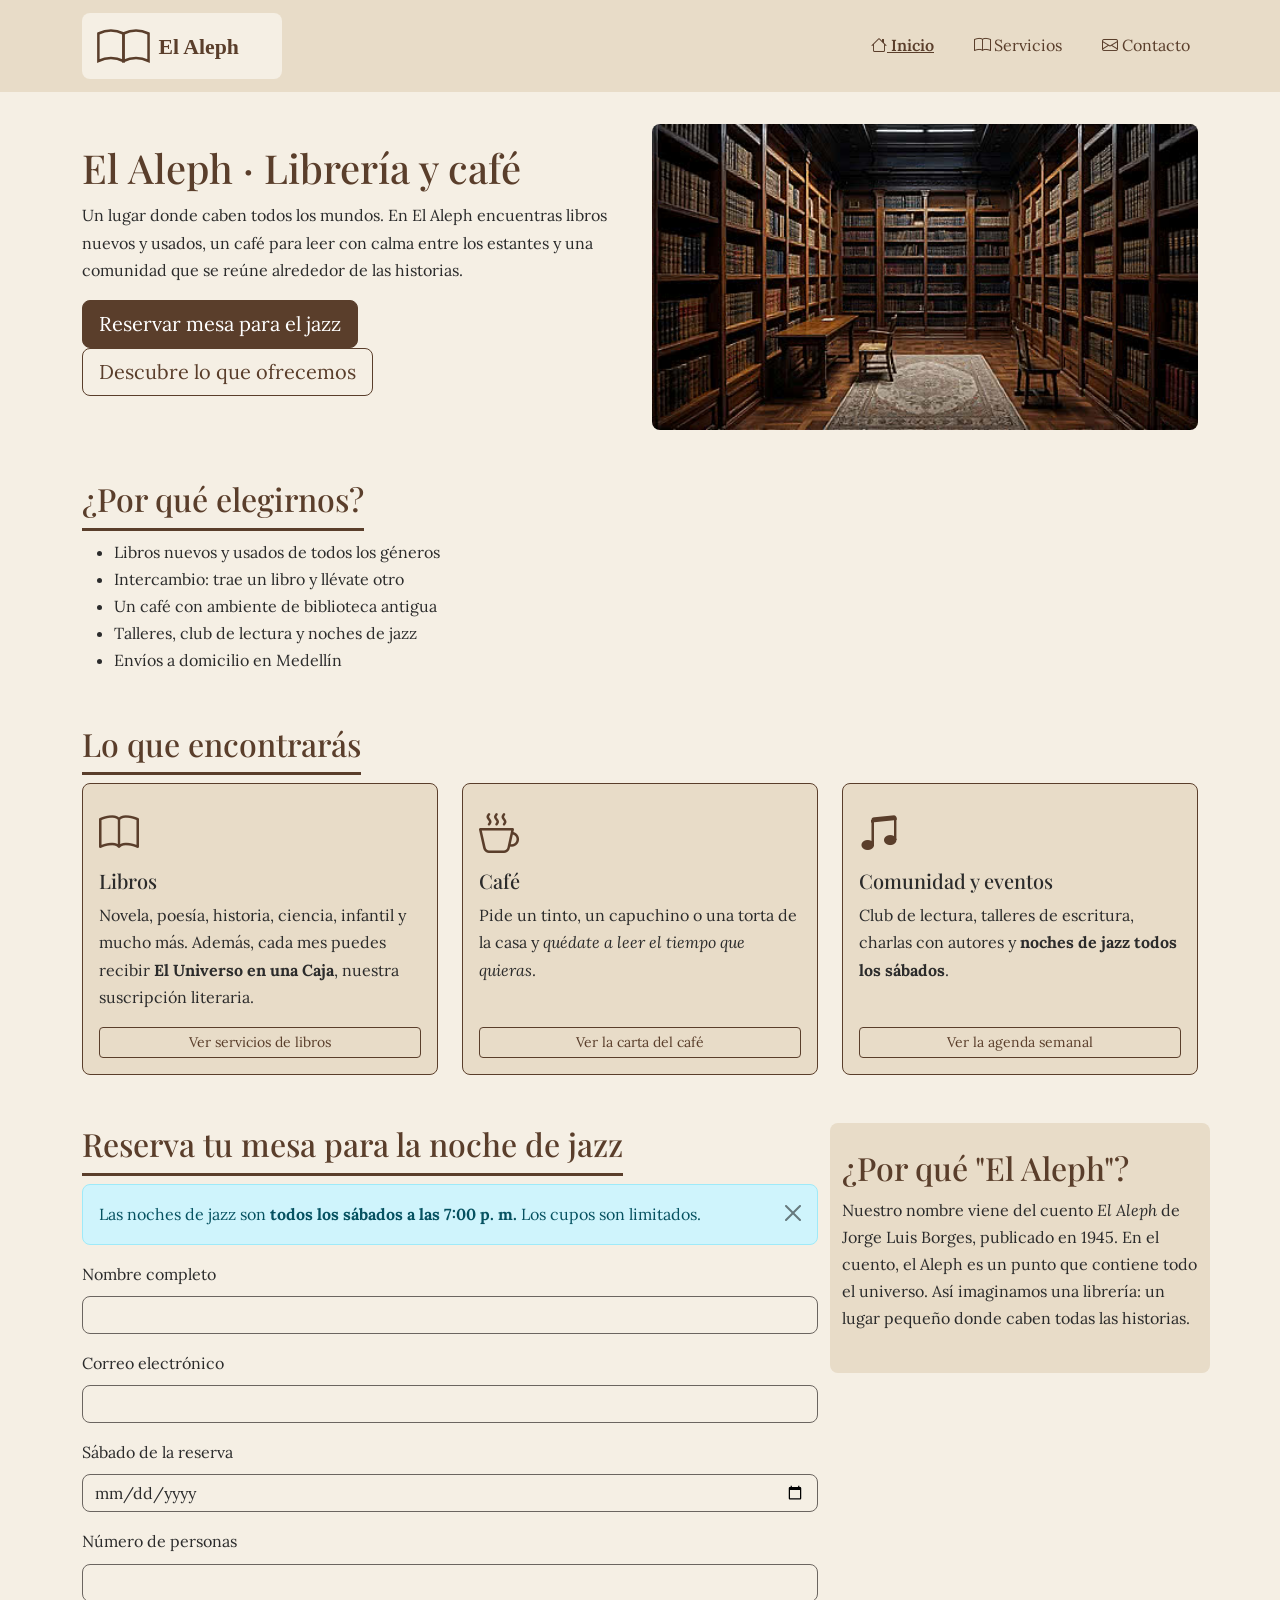
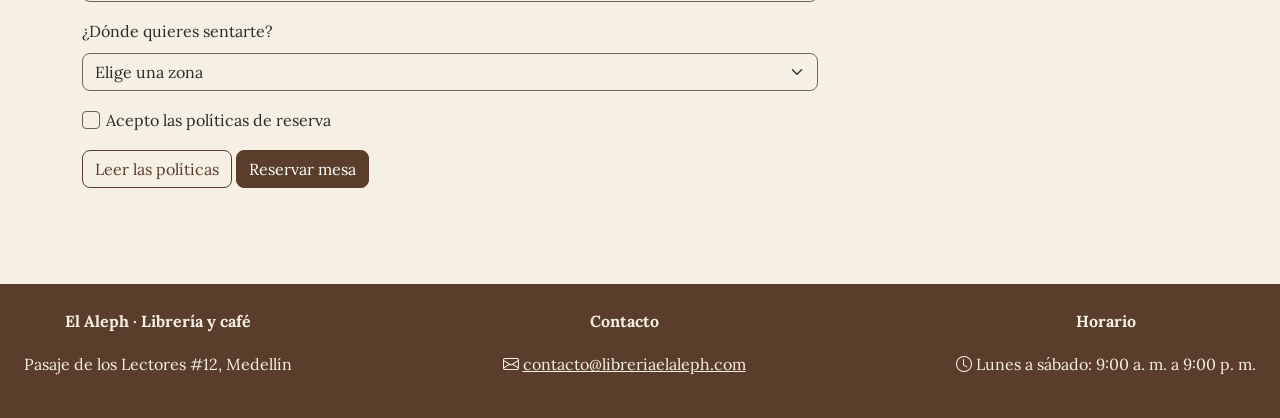
<file: index.html>
<!DOCTYPE html>
<html lang="es">
<head>
  <meta charset="UTF-8">
  <meta name="viewport" content="width=device-width, initial-scale=1.0">
  <meta name="description" content="El Aleph: librería clásica con café en Medellín. Libros nuevos y usados, intercambio, club de lectura, talleres y noches de jazz.">
  <title>El Aleph | Librería y café en Medellín</title>
  <link rel="preconnect" href="https://fonts.googleapis.com">
  <link rel="preconnect" href="https://fonts.gstatic.com" crossorigin>
  <link href="https://fonts.googleapis.com/css2?family=Lora:wght@400;600&family=Playfair+Display:wght@700&display=swap" rel="stylesheet">
  <!-- 1. Bootstrap -->
  <link href="https://cdn.jsdelivr.net/npm/bootstrap@5.3.8/dist/css/bootstrap.min.css" rel="stylesheet" integrity="sha384-sRIl4kxILFvY47J16cr9ZwB07vP4J8+LH7qKQnuqkuIAvNWLzeN8tE5YBujZqJLB" crossorigin="anonymous">
  <link rel="stylesheet" href="https://cdn.jsdelivr.net/npm/bootstrap-icons@1.13.1/font/bootstrap-icons.min.css">
  <!-- 2. Mis estilos, siempre DESPUÉS de Bootstrap -->
  <link rel="stylesheet" href="css/styles.css">
</head>

<body>
  <header class="encabezado-bootstrap">
    <nav class="navbar navbar-expand-lg">
      <div class="container">
        <a class="navbar-brand" href="index.html"><img src="img/logo.svg" alt="El Aleph, ir al inicio" width="200"></a>
        <button class="navbar-toggler" type="button" data-bs-toggle="collapse" data-bs-target="#menuPrincipal" aria-controls="menuPrincipal" aria-expanded="false" aria-label="Abrir menú de navegación">
          <span class="navbar-toggler-icon"></span>
        </button>
        <div class="collapse navbar-collapse" id="menuPrincipal">
          <ul class="navbar-nav ms-auto">
            <li class="nav-item"><a class="nav-link active" aria-current="page" href="index.html"><i class="bi bi-house" aria-hidden="true"></i> Inicio</a></li>
            <li class="nav-item"><a class="nav-link" href="servicios.html"><i class="bi bi-book" aria-hidden="true"></i> Servicios</a></li>
            <li class="nav-item"><a class="nav-link" href="contacto.html"><i class="bi bi-envelope" aria-hidden="true"></i> Contacto</a></li>
          </ul>
        </div>
      </div>
    </nav>
  </header>

  <main class="container">
    <section class="row align-items-center g-4">
      <div class="col-12 col-md-6">
        <h1>El Aleph · Librería y café</h1>
        <p>Un lugar donde caben todos los mundos. En El Aleph encuentras libros nuevos y usados, un café para leer con calma entre los estantes y una comunidad que se reúne alrededor de las historias.</p>
        <p>
          <a href="#reservar" class="btn btn-primary btn-lg">Reservar mesa para el jazz</a>
          <a href="servicios.html" class="btn btn-outline-primary btn-lg">Descubre lo que ofrecemos</a>
        </p>
      </div>
      <div class="col-12 col-md-6">
        <img src="img/portada.jpeg" alt="Biblioteca antigua con estantes de madera llenos de libros, una mesa, sillas y una alfombra clásica" class="img-fluid rounded" width="600">
      </div>
    </section>

    <section>
      <h2 class="titulo-seccion">¿Por qué elegirnos?</h2>
      <ul>
        <li>Libros nuevos y usados de todos los géneros</li>
        <li>Intercambio: trae un libro y llévate otro</li>
        <li>Un café con ambiente de biblioteca antigua</li>
        <li>Talleres, club de lectura y noches de jazz</li>
        <li>Envíos a domicilio en Medellín</li>
      </ul>
    </section>

    <section>
      <h2 class="titulo-seccion">Lo que encontrarás</h2>
      <div class="row g-4">
        <div class="col-12 col-md-6 col-lg-4">
          <article class="card h-100 card-aleph">
            <div class="card-body d-flex flex-column">
              <i class="bi bi-book fs-1 text-primary" aria-hidden="true"></i>
              <h3 class="card-title">Libros</h3>
              <p class="card-text">Novela, poesía, historia, ciencia, infantil y mucho más. Además, cada mes puedes recibir <strong>El Universo en una Caja</strong>, nuestra suscripción literaria.</p>
              <a href="servicios.html#libros" class="btn btn-outline-primary btn-sm mt-auto">Ver servicios de libros</a>
            </div>
          </article>
        </div>
        <div class="col-12 col-md-6 col-lg-4">
          <article class="card h-100 card-aleph">
            <div class="card-body d-flex flex-column">
              <i class="bi bi-cup-hot fs-1 text-primary" aria-hidden="true"></i>
              <h3 class="card-title">Café</h3>
              <p class="card-text">Pide un tinto, un capuchino o una torta de la casa y <em>quédate a leer el tiempo que quieras</em>.</p>
              <a href="servicios.html#cafe" class="btn btn-outline-primary btn-sm mt-auto">Ver la carta del café</a>
            </div>
          </article>
        </div>
        <div class="col-12 col-md-6 col-lg-4">
          <article class="card h-100 card-aleph">
            <div class="card-body d-flex flex-column">
              <i class="bi bi-music-note-beamed fs-1 text-primary" aria-hidden="true"></i>
              <h3 class="card-title">Comunidad y eventos</h3>
              <p class="card-text">Club de lectura, talleres de escritura, charlas con autores y <strong>noches de jazz todos los sábados</strong>.</p>
              <a href="servicios.html#comunidad" class="btn btn-outline-primary btn-sm mt-auto">Ver la agenda semanal</a>
            </div>
          </article>
        </div>
      </div>
    </section>

    <div class="row g-4 align-items-start">
      <section id="reservar" class="col-12 col-md-8">
        <h2 class="titulo-seccion">Reserva tu mesa para la noche de jazz</h2>

        <div class="alert alert-info alert-dismissible fade show" role="alert">
          Las noches de jazz son <strong>todos los sábados a las 7:00&nbsp;p.&nbsp;m.</strong> Los cupos son limitados.
          <button type="button" class="btn-close" data-bs-dismiss="alert" aria-label="Cerrar aviso"></button>
        </div>

        <form action="#" method="post" class="needs-validation" novalidate>
          <div class="mb-3">
            <label for="nombre" class="form-label">Nombre completo</label>
            <input type="text" id="nombre" name="nombre" class="form-control" required minlength="3">
            <div class="invalid-feedback">Escribe tu nombre (mínimo 3 letras).</div>
          </div>

          <div class="mb-3">
            <label for="correo" class="form-label">Correo electrónico</label>
            <input type="email" id="correo" name="correo" class="form-control" required>
            <div class="invalid-feedback">Escribe un correo válido, por ejemplo nombre@correo.com.</div>
          </div>

          <div class="mb-3">
            <label for="fecha" class="form-label">Sábado de la reserva</label>
            <input type="date" id="fecha" name="fecha" class="form-control" required>
            <div class="invalid-feedback">Elige la fecha de tu reserva.</div>
          </div>

          <div class="mb-3">
            <label for="personas" class="form-label">Número de personas</label>
            <input type="number" id="personas" name="personas" class="form-control" required min="1" max="6">
            <div class="invalid-feedback">Pueden ser de 1 a 6 personas por mesa.</div>
          </div>

          <div class="mb-3">
            <label for="zona" class="form-label">¿Dónde quieres sentarte?</label>
            <select id="zona" name="zona" class="form-select" required>
              <option value="">Elige una zona</option>
              <option value="escenario">Cerca del escenario</option>
              <option value="estantes">Entre los estantes</option>
              <option value="ventana">Junto a la ventana</option>
            </select>
            <div class="invalid-feedback">Elige una zona.</div>
          </div>

          <div class="mb-3 form-check">
            <input type="checkbox" id="politicas" name="politicas" class="form-check-input" required>
            <label for="politicas" class="form-check-label">Acepto las políticas de reserva</label>
            <div class="invalid-feedback">Debes aceptar las políticas para reservar.</div>
          </div>

          <p>
            <button type="button" class="btn btn-outline-primary" data-bs-toggle="modal" data-bs-target="#modalPoliticas">Leer las políticas</button>
            <button type="submit" class="btn btn-primary">Reservar mesa</button>
          </p>
        </form>
      </section>

      <aside class="col-12 col-md-4">
        <h2>¿Por qué "El Aleph"?</h2>
        <p>Nuestro nombre viene del cuento <em>El Aleph</em> de Jorge Luis Borges, publicado en 1945. En el cuento, el Aleph es un punto que contiene todo el universo. Así imaginamos una librería: un lugar pequeño donde caben todas las historias.</p>
      </aside>
    </div>
  </main>

  <!-- Modal con las políticas de reserva -->
  <div class="modal fade" id="modalPoliticas" tabindex="-1" aria-labelledby="tituloPoliticas" aria-hidden="true">
    <div class="modal-dialog">
      <div class="modal-content">
        <div class="modal-header">
          <h2 class="modal-title fs-5" id="tituloPoliticas">Políticas de reserva</h2>
          <button type="button" class="btn-close" data-bs-dismiss="modal" aria-label="Cerrar"></button>
        </div>
        <div class="modal-body">
          <ol>
            <li>Las reservas se reciben hasta el viernes a las 6:00&nbsp;p.&nbsp;m.</li>
            <li>Cada mesa es para máximo 6 personas.</li>
            <li>Guardamos la mesa hasta 15 minutos después de la hora.</li>
            <li>Si no puedes venir, avísanos por correo para darle el cupo a otra persona.</li>
            <li>Durante el concierto pedimos hablar en voz baja.</li>
          </ol>
        </div>
        <div class="modal-footer">
          <button type="button" class="btn btn-primary" data-bs-dismiss="modal">Entendido</button>
        </div>
      </div>
    </div>
  </div>

  <footer>
    <div>
      <p><strong>El Aleph · Librería y café</strong></p>
      <p>Pasaje de los Lectores #12, Medellín</p>
    </div>
    <div>
      <p><strong>Contacto</strong></p>
      <p><i class="bi bi-envelope" aria-hidden="true"></i> <a href="mailto:contacto@libreriaelaleph.com">contacto@libreriaelaleph.com</a></p>
    </div>
    <div>
      <p><strong>Horario</strong></p>
      <p><i class="bi bi-clock" aria-hidden="true"></i> Lunes a sábado: 9:00&nbsp;a.&nbsp;m. a 9:00&nbsp;p.&nbsp;m.</p>
    </div>
  </footer>
  <script src="https://cdn.jsdelivr.net/npm/bootstrap@5.3.8/dist/js/bootstrap.bundle.min.js" integrity="sha384-FKyoEForCGlyvwx9Hj09JcYn3nv7wiPVlz7YYwJrWVcXK/BmnVDxM+D2scQbITxI" crossorigin="anonymous"></script>
  <script>
    // Validación de Bootstrap: si hay campos inválidos, no envía y los marca en rojo
    (() => {
      'use strict'
      const forms = document.querySelectorAll('.needs-validation')
      Array.from(forms).forEach(form => {
        form.addEventListener('submit', event => {
          if (!form.checkValidity()) {
            event.preventDefault()
            event.stopPropagation()
          }
          form.classList.add('was-validated')
        }, false)
      })
    })()
  </script>
</body>
</html>
</file>
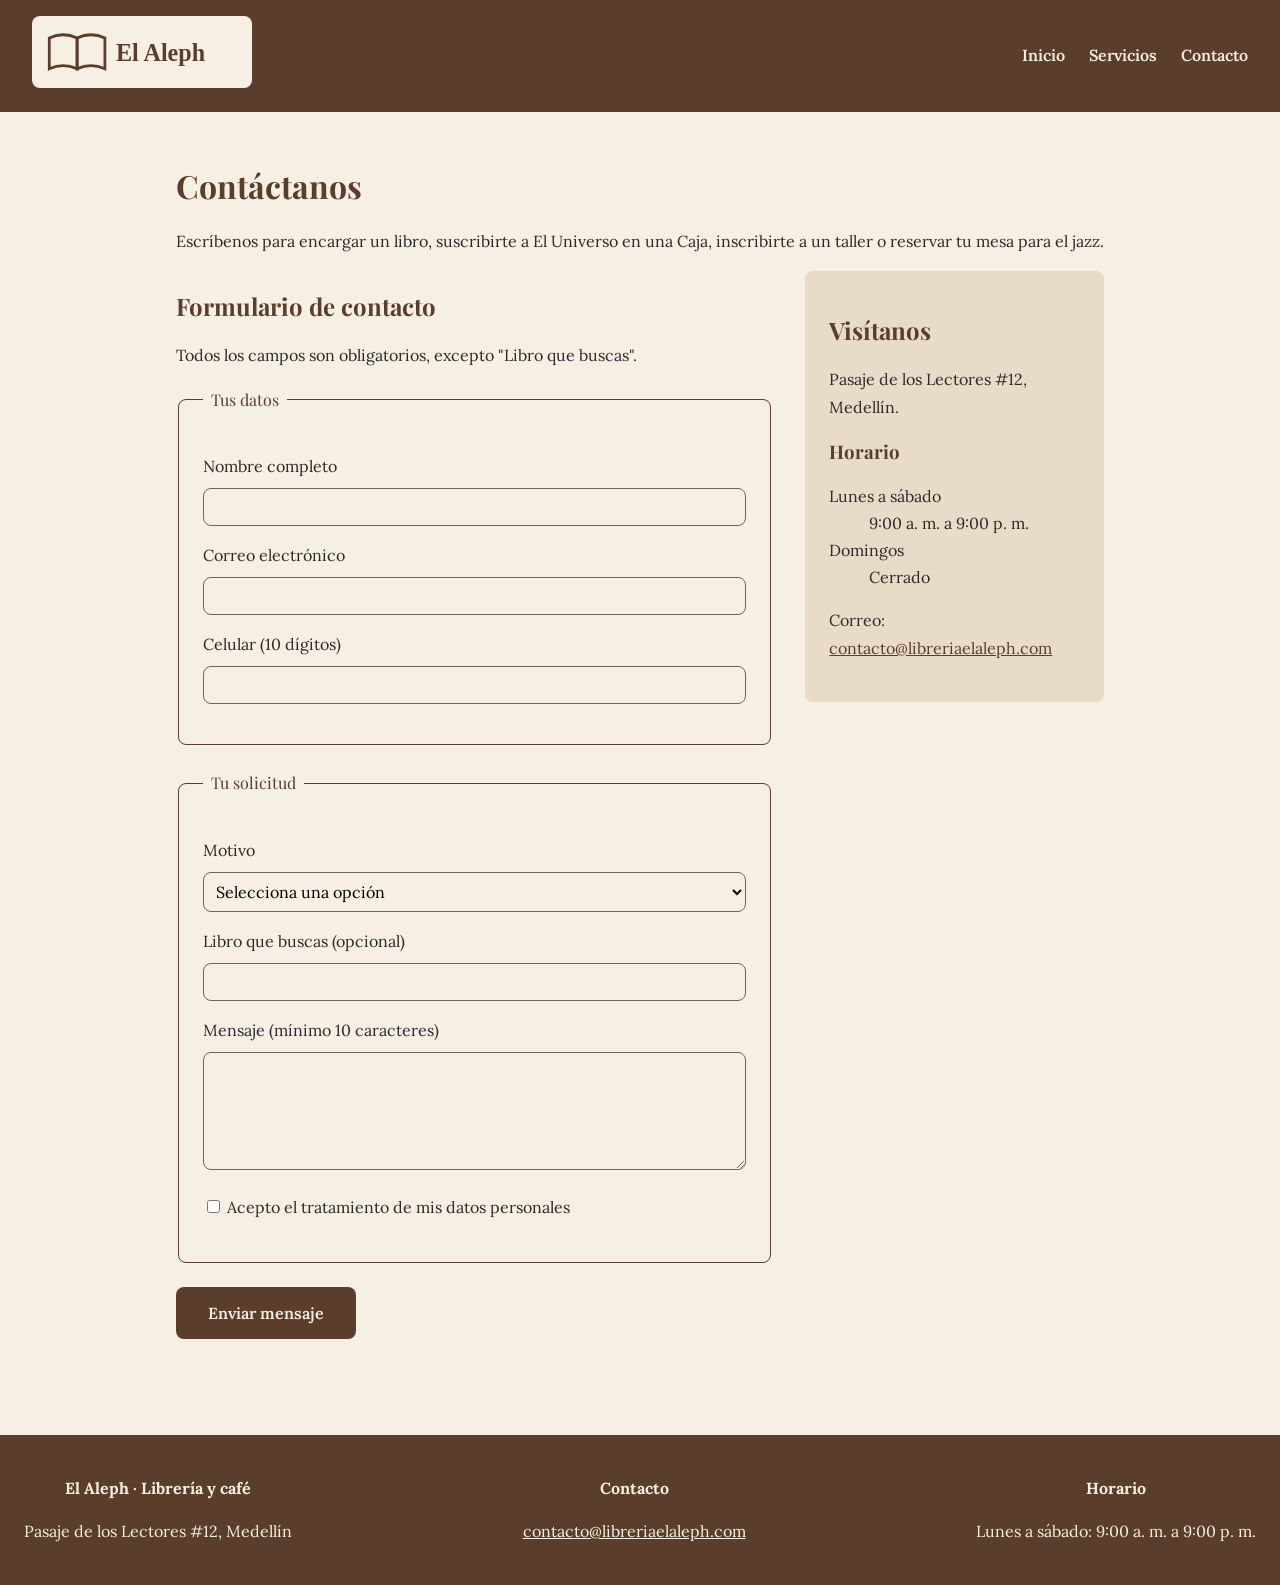
<file: contacto.html>
<!DOCTYPE html>
<html lang="es">
<head>
  <meta charset="UTF-8">
  <meta name="viewport" content="width=device-width, initial-scale=1.0">
  <meta name="description" content="Contacta a El Aleph: encargos de libros, suscripción, talleres, club de lectura y reservas para las noches de jazz.">
  <title>Contacto | El Aleph</title>
  <link rel="preconnect" href="https://fonts.googleapis.com">
  <link rel="preconnect" href="https://fonts.gstatic.com" crossorigin>
  <link href="https://fonts.googleapis.com/css2?family=Lora:wght@400;600&family=Playfair+Display:wght@700&display=swap" rel="stylesheet">
  <link rel="stylesheet" href="css/styles.css">
</head>
<body>
  <header>
    <a href="index.html"><img src="img/logo.svg" alt="El Aleph, ir al inicio" width="220"></a>
    <nav>
      <ul>
        <li><a href="index.html">Inicio</a></li>
        <li><a href="servicios.html">Servicios</a></li>
        <li><a href="contacto.html">Contacto</a></li>
      </ul>
    </nav>
  </header>

  <main>
    <h1>Contáctanos</h1>
    <p>Escríbenos para encargar un libro, suscribirte a El Universo en una Caja, inscribirte a un taller o reservar tu mesa para el jazz.</p>
     <div class="contacto-layout">
    <section>
      <h2>Formulario de contacto</h2>
      <form action="#" method="post">
        <p>Todos los campos son obligatorios, excepto "Libro que buscas".</p>

        <fieldset>
          <legend>Tus datos</legend>
          <p>
            <label for="nombre">Nombre completo</label>
            <input type="text" id="nombre" name="nombre" required minlength="3">
          </p>
          <p>
            <label for="correo">Correo electrónico</label>
            <input type="email" id="correo" name="correo" required>
          </p>
          <p>
            <label for="celular">Celular (10 dígitos)</label>
            <input type="tel" id="celular" name="celular" required pattern="3[0-9]{9}" title="Escribe 10 dígitos que empiecen por 3, sin espacios. Ejemplo: 3001234567">
          </p>
        </fieldset>

        <fieldset>
          <legend>Tu solicitud</legend>
          <p>
            <label for="motivo">Motivo</label>
            <select id="motivo" name="motivo" required>
              <option value="">Selecciona una opción</option>
              <option value="encargo">Encargar un libro</option>
              <option value="caja">Suscribirme a El Universo en una Caja</option>
              <option value="taller">Inscribirme a un taller de escritura</option>
              <option value="club">Unirme al club de lectura</option>
              <option value="jazz">Reservar mesa para la noche de jazz</option>
              <option value="otra">Otra consulta</option>
            </select>
          </p>
          <p>
            <label for="libro">Libro que buscas (opcional)</label>
            <input type="text" id="libro" name="libro" maxlength="100">
          </p>
          <p>
            <label for="mensaje">Mensaje (mínimo 10 caracteres)</label>
            <textarea id="mensaje" name="mensaje" rows="5" required minlength="10" maxlength="500"></textarea>
          </p>
          <p>
            <input type="checkbox" id="datos" name="datos" value="acepto" required>
            <label for="datos">Acepto el tratamiento de mis datos personales</label>
          </p>
        </fieldset>

        <p><button type="submit">Enviar mensaje</button></p>
      </form>
    </section>

    <aside>
      <h2>Visítanos</h2>
      <p>Pasaje de los Lectores #12, Medellín.</p>
      <h3>Horario</h3>
      <dl>
        <dt>Lunes a sábado</dt>
        <dd>9:00 a. m. a 9:00 p. m.</dd>
        <dt>Domingos</dt>
        <dd>Cerrado</dd>
      </dl>
      <p>Correo: <a href="mailto:contacto@libreriaelaleph.com">contacto@libreriaelaleph.com</a></p>
    </aside>
     </div>
  </main>

  <footer>
    <div>
      <p><strong>El Aleph · Librería y café</strong></p>
      <p>Pasaje de los Lectores #12, Medellín</p>
    </div>
    <div>
      <p><strong>Contacto</strong></p>
      <p><a href="mailto:contacto@libreriaelaleph.com">contacto@libreriaelaleph.com</a></p>
    </div>
    <div>
      <p><strong>Horario</strong></p>
      <p>Lunes a sábado: 9:00 a. m. a 9:00 p. m.</p>
    </div>
  </footer>
</body>
</html>
</file>
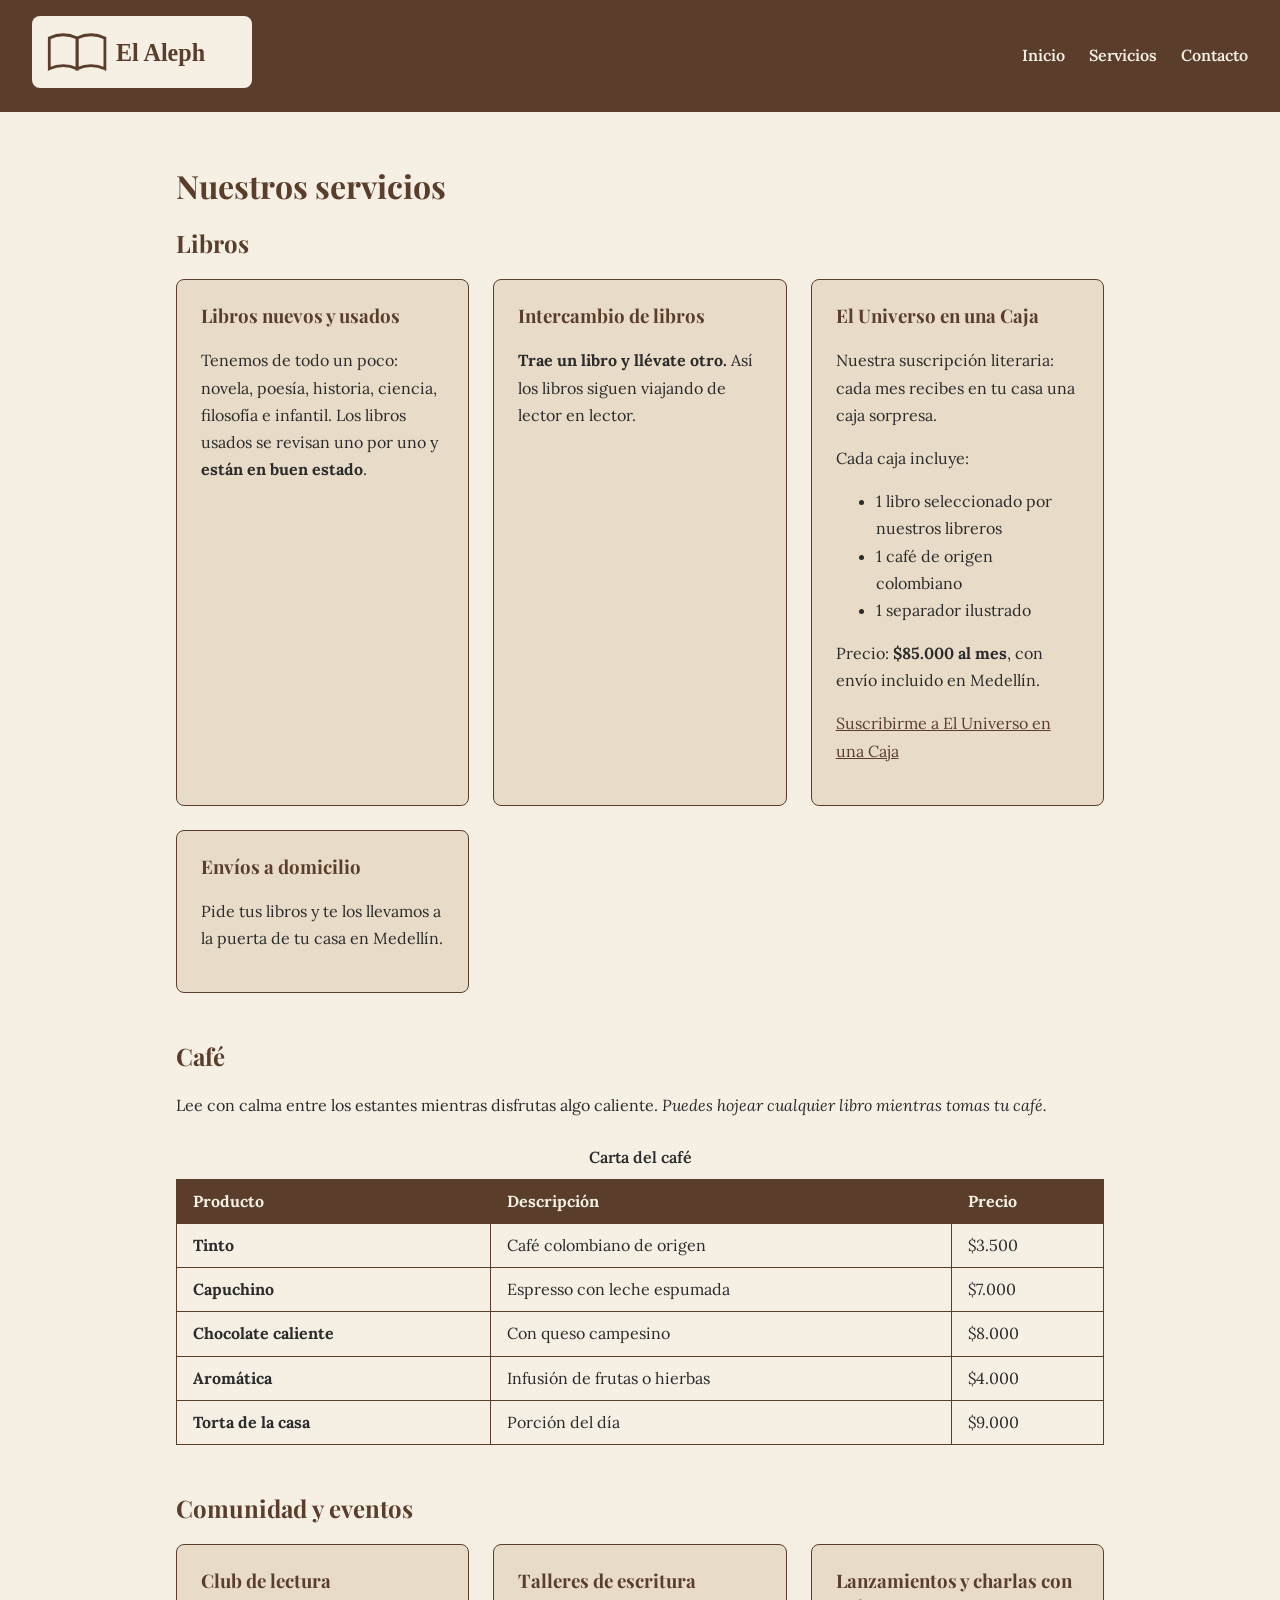
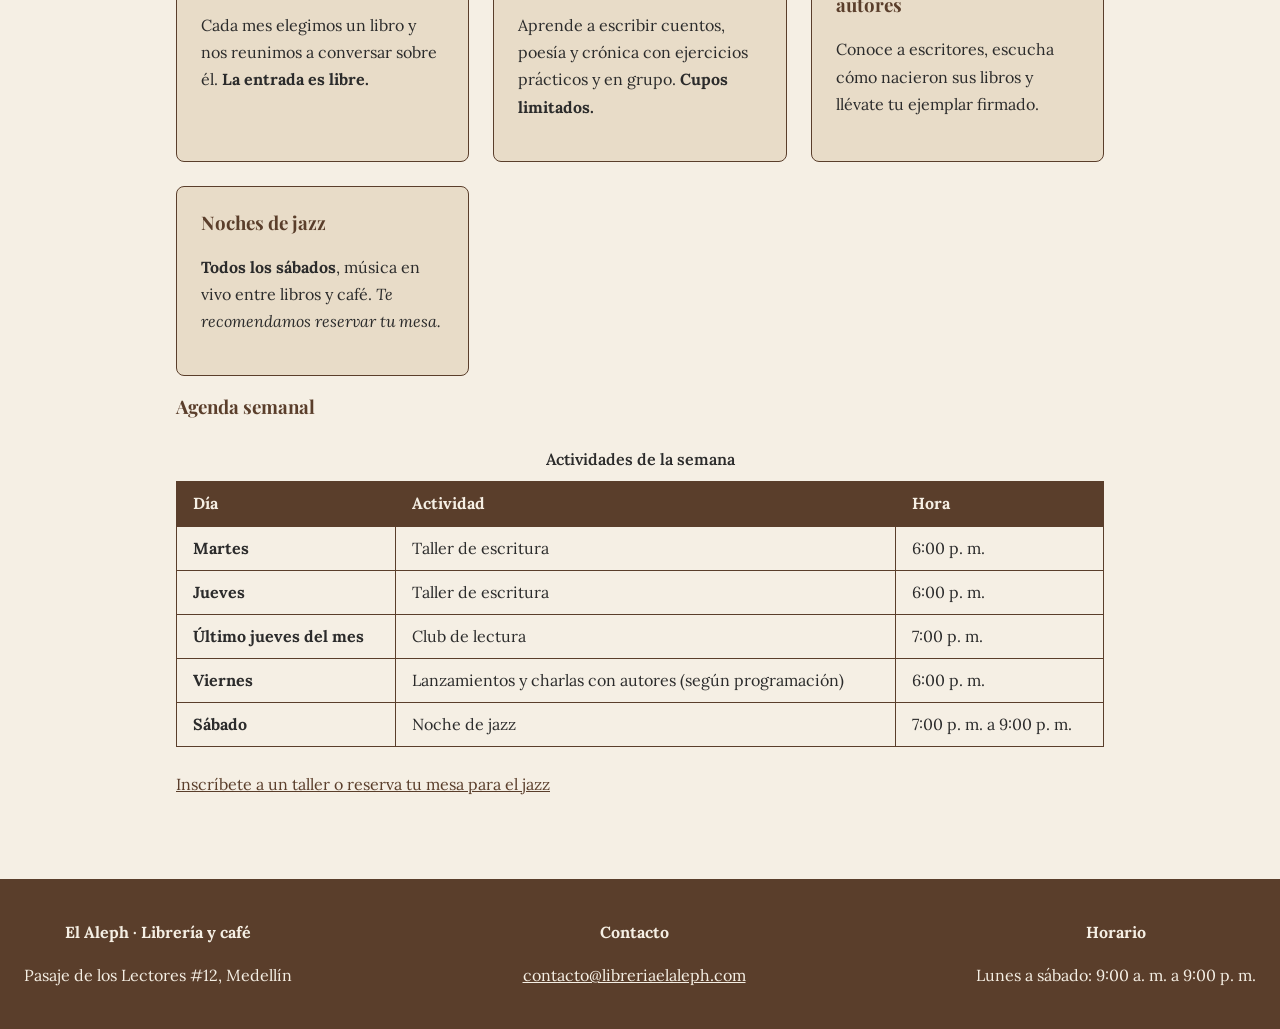
<file: servicios.html>
<!DOCTYPE html>
<html lang="es">
<head>
  <meta charset="UTF-8">
  <meta name="viewport" content="width=device-width, initial-scale=1.0">
  <meta name="description" content="Servicios de El Aleph: libros nuevos y usados, intercambio, suscripción literaria, café, club de lectura, talleres y noches de jazz.">
  <title>Servicios | El Aleph</title>
  <link rel="preconnect" href="https://fonts.googleapis.com">
  <link rel="preconnect" href="https://fonts.gstatic.com" crossorigin>
  <link href="https://fonts.googleapis.com/css2?family=Lora:wght@400;600&family=Playfair+Display:wght@700&display=swap" rel="stylesheet">
  <link rel="stylesheet" href="css/styles.css">
</head>
<body>
  <header>
    <a href="index.html"><img src="img/logo.svg" alt="El Aleph, ir al inicio" width="220"></a>
    <nav>
      <ul>
        <li><a href="index.html">Inicio</a></li>
        <li><a href="servicios.html">Servicios</a></li>
        <li><a href="contacto.html">Contacto</a></li>
      </ul>
    </nav>
  </header>

  <main>
    <h1>Nuestros servicios</h1>

    <section id="libros">
      <h2>Libros</h2>
         <div class="tarjetas">

      <article>
        <h3>Libros nuevos y usados</h3>
        <p>Tenemos de todo un poco: novela, poesía, historia, ciencia, filosofía e infantil. Los libros usados se revisan uno por uno y <strong>están en buen estado</strong>.</p>
      </article>

      <article>
        <h3>Intercambio de libros</h3>
        <p><strong>Trae un libro y llévate otro.</strong> Así los libros siguen viajando de lector en lector.</p>
      </article>

      <article>
        <h3>El Universo en una Caja</h3>
        <p>Nuestra suscripción literaria: cada mes recibes en tu casa una caja sorpresa.</p>
        <p>Cada caja incluye:</p>
        <ul>
          <li>1 libro seleccionado por nuestros libreros</li>
          <li>1 café de origen colombiano</li>
          <li>1 separador ilustrado</li>
        </ul>
        <p>Precio: <strong>$85.000 al mes</strong>, con envío incluido en Medellín.</p>
        <p><a href="contacto.html">Suscribirme a El Universo en una Caja</a></p>
      </article>

      <article>
        <h3>Envíos a domicilio</h3>
        <p>Pide tus libros y te los llevamos a la puerta de tu casa en Medellín.</p>
      </article>
         </div>
    </section>

    <section id="cafe">
      <h2>Café</h2>
      <p>Lee con calma entre los estantes mientras disfrutas algo caliente. <em>Puedes hojear cualquier libro mientras tomas tu café.</em></p>
      <table border="1">
        <caption>Carta del café</caption>
        <thead>
          <tr>
            <th scope="col">Producto</th>
            <th scope="col">Descripción</th>
            <th scope="col">Precio</th>
          </tr>
        </thead>
        <tbody>
          <tr>
            <th scope="row">Tinto</th>
            <td>Café colombiano de origen</td>
            <td>$3.500</td>
          </tr>
          <tr>
            <th scope="row">Capuchino</th>
            <td>Espresso con leche espumada</td>
            <td>$7.000</td>
          </tr>
          <tr>
            <th scope="row">Chocolate caliente</th>
            <td>Con queso campesino</td>
            <td>$8.000</td>
          </tr>
          <tr>
            <th scope="row">Aromática</th>
            <td>Infusión de frutas o hierbas</td>
            <td>$4.000</td>
          </tr>
          <tr>
            <th scope="row">Torta de la casa</th>
            <td>Porción del día</td>
            <td>$9.000</td>
          </tr>
        </tbody>
      </table>
    </section>

    <section id="comunidad">
      <h2>Comunidad y eventos</h2>
      <div class="tarjetas">

      <article>
        <h3>Club de lectura</h3>
        <p>Cada mes elegimos un libro y nos reunimos a conversar sobre él. <strong>La entrada es libre.</strong></p>
      </article>

      <article>
        <h3>Talleres de escritura</h3>
        <p>Aprende a escribir cuentos, poesía y crónica con ejercicios prácticos y en grupo. <strong>Cupos limitados.</strong></p>
      </article>

      <article>
        <h3>Lanzamientos y charlas con autores</h3>
        <p>Conoce a escritores, escucha cómo nacieron sus libros y llévate tu ejemplar firmado.</p>
      </article>

      <article>
        <h3>Noches de jazz</h3>
        <p><strong>Todos los sábados</strong>, música en vivo entre libros y café. <em>Te recomendamos reservar tu mesa.</em></p>
      </article>
      </div>

      <h3>Agenda semanal</h3>
      <table border="1">
        <caption>Actividades de la semana</caption>
        <thead>
          <tr>
            <th scope="col">Día</th>
            <th scope="col">Actividad</th>
            <th scope="col">Hora</th>
          </tr>
        </thead>
        <tbody>
          <tr>
            <th scope="row">Martes</th>
            <td>Taller de escritura</td>
            <td>6:00 p. m.</td>
          </tr>
          <tr>
            <th scope="row">Jueves</th>
            <td>Taller de escritura</td>
            <td>6:00 p. m.</td>
          </tr>
          <tr>
            <th scope="row">Último jueves del mes</th>
            <td>Club de lectura</td>
            <td>7:00 p. m.</td>
          </tr>
          <tr>
            <th scope="row">Viernes</th>
            <td>Lanzamientos y charlas con autores (según programación)</td>
            <td>6:00 p. m.</td>
          </tr>
          <tr>
            <th scope="row">Sábado</th>
            <td>Noche de jazz</td>
            <td>7:00 p. m. a 9:00 p. m.</td>
          </tr>
        </tbody>
      </table>
      <p><a href="contacto.html">Inscríbete a un taller o reserva tu mesa para el jazz</a></p>
    </section>
  </main>

  <footer>
     <div>
      <p><strong>El Aleph · Librería y café</strong></p>
      <p>Pasaje de los Lectores #12, Medellín</p>
    </div>
    <div>
      <p><strong>Contacto</strong></p>
      <p><a href="mailto:contacto@libreriaelaleph.com">contacto@libreriaelaleph.com</a></p>
    </div>
    <div>
      <p><strong>Horario</strong></p>
      <p>Lunes a sábado: 9:00 a. m. a 9:00 p. m.</p>
    </div>
  </footer>
</body>
</html>
</file>
<file: css/styles.css>
/* =========================================
   EL ALEPH · Librería y café
   Hoja de estilos
   ========================================= */

/* 1. Variables: colores, fuentes y espaciado */
:root {
  /* Colores neutros y clásicos */
  --crema: #F5EFE4;        /* fondo: papel antiguo */
  --madera: #5A3E2B;       /* títulos, encabezado, botones */
  --carbon: #2B2B2B;       /* texto principal */
  --beige: #E8DCC8;        /* tarjetas y secciones */
  --gris-piedra: #6B6560;  /* texto secundario */

  /* Tipografías con fuentes de respaldo */
  --fuente-titulos: "Playfair Display", Georgia, serif;
  --fuente-texto: "Lora", Georgia, serif;

  /* Escala de espaciado en rem */
  --espacio-xs: 0.5rem;
  --espacio-s: 1rem;
  --espacio-m: 1.5rem;
  --espacio-l: 2rem;
  --espacio-xl: 3rem;

  /* Variables de Bootstrap con los valores de la marca */
  --bs-primary: #5A3E2B;
  --bs-primary-rgb: 90, 62, 43;
  --bs-body-font-family: "Lora", Georgia, serif;
  --bs-body-color: #2B2B2B;
  --bs-body-bg: #F5EFE4;
  --bs-link-color-rgb: 90, 62, 43;
  --bs-link-hover-color-rgb: 43, 43, 43;
  --bs-border-radius: 0.5rem;
}

/* 2. Base */
*,
*::before,
*::after {
  box-sizing: border-box;
}

body {
  margin: 0;
  font-family: var(--fuente-texto);
  color: var(--carbon);
  background-color: var(--crema);
  line-height: 1.7;
}

h1,
h2,
h3 {
  font-family: var(--fuente-titulos);
  color: var(--madera);
  line-height: 1.3;
}

img {
  max-width: 100%;
  height: auto;
}

/* 3. Enlaces */
a {
  color: var(--madera);
}

a:hover,
a:focus {
  color: var(--carbon);
}

a:focus,
button:focus {
  outline: 3px solid var(--carbon);
  outline-offset: 3px;
}

/* 4. Encabezado y navegación */
/* Encabezado (móvil): logo arriba y menú debajo, centrados */
header {
  display: flex;
  flex-direction: column;
  align-items: center;
  gap: 1rem;
  background-color: var(--madera);
  padding: 1rem 2rem;
}

header img {
  background-color: var(--crema);
  border-radius: var(--espacio-xs);
  padding: var(--espacio-xs);
}

/* Menú en fila, separado con gap */
nav ul {
  display: flex;
  flex-wrap: wrap;
  justify-content: center;
  gap: 1.5rem;
  list-style: none;
  margin: 0;
  padding: 0;
}

nav a {
  color: var(--crema);
  text-decoration: none;
  font-weight: 600;
}

nav a:hover,
nav a:focus {
  color: var(--crema);
  text-decoration: underline;
}

header a:focus {
  outline-color: var(--crema);
}

/* 5. Contenido principal */
main {
  max-width: 60rem;
  margin: 0 auto;
  padding: var(--espacio-l) var(--espacio-s);
}

section {
  margin-bottom: var(--espacio-xl);
}

/* 6. Tarjetas (artículos) */
/* Grupos de tarjetas: columnas automáticas según el espacio */
.tarjetas {
  display: grid;
  grid-template-columns: repeat(auto-fit, minmax(250px, 1fr));
  gap: 1.5rem;
}
article {
  background-color: var(--beige);
  padding: var(--espacio-m);
  border: 1px solid var(--madera);
  border-radius: var(--espacio-xs);
}

article h3 {
  margin-top: 0;
}

/* 7. Contenido complementario */
/* Contacto (móvil): formulario y "Visítanos" uno debajo del otro */
.contacto-layout {
  display: grid;
  align-items: start;
  gap: 2rem;
}
aside {
  background-color: var(--beige);
  padding: var(--espacio-m);
  border-radius: var(--espacio-xs);
  margin-bottom: var(--espacio-l);
}

/* 8. Tablas */
table {
  width: 100%;
  border-collapse: collapse;
  margin-bottom: var(--espacio-m);
  background-color: var(--crema);
}

caption {
  font-weight: 600;
  padding: var(--espacio-xs);
}

th,
td {
  padding: var(--espacio-xs) var(--espacio-s);
  border: 1px solid var(--madera);
  text-align: left;
}

thead th {
  background-color: var(--madera);
  color: var(--crema);
}

/* 9. Formulario */
fieldset {
  border: 1px solid var(--madera);
  border-radius: var(--espacio-xs);
  padding: var(--espacio-m);
  margin-bottom: var(--espacio-m);
}

legend {
  font-family: var(--fuente-titulos);
  color: var(--madera);
  padding: 0 var(--espacio-xs);
}

label {
  display: block;
  margin-bottom: var(--espacio-xs);
}

input,
select,
textarea {
  width: 100%;
  padding: var(--espacio-xs);
  font-family: var(--fuente-texto);
  font-size: 1rem;
  border: 1px solid var(--gris-piedra);
  border-radius: var(--espacio-xs);
  background-color: var(--crema);
}

#datos {
  width: auto;
}

#datos + label {
  display: inline;
}

input:focus,
select:focus,
textarea:focus {
  outline: 3px solid var(--madera);
  outline-offset: 2px;
}

button {
  background-color: var(--madera);
  color: var(--crema);
  font-family: var(--fuente-texto);
  font-size: 1rem;
  font-weight: 600;
  padding: var(--espacio-s) var(--espacio-l);
  border: none;
  border-radius: var(--espacio-xs);
  cursor: pointer;
}

button:hover,
button:focus {
  background-color: var(--carbon);
}

/* Pie (móvil): tres bloques uno debajo del otro */
footer {
  display: flex;
  flex-direction: column;
  gap: 1rem;
  background-color: var(--madera);
  color: var(--crema);
  text-align: center;
  padding: 1.5rem;
}

footer a {
  color: var(--crema);
}

/* 11. Responsive (mobile-first) */

/* Tablet en adelante: desde 768px */
@media (min-width: 768px) {
  /* Logo a la izquierda y menú a la derecha */
  header {
    flex-direction: row;
    justify-content: space-between;
  }
  
  /* Tres bloques del pie en fila */
  footer {
    flex-direction: row;
    justify-content: space-between;
  }
  
  /* Formulario (2 partes) y "Visítanos" (1 parte) */
  .contacto-layout {
    grid-template-columns: 2fr 1fr;
  }
}

/* 12. Bootstrap con los colores de El Aleph */

/* Botón principal con el color Madera */
.btn-primary {
  --bs-btn-bg: #5A3E2B;
  --bs-btn-border-color: #5A3E2B;
  --bs-btn-hover-bg: #46301F;
  --bs-btn-hover-border-color: #46301F;
  --bs-btn-active-bg: #34241A;
  --bs-btn-active-border-color: #34241A;
}

/* Botón de contorno con el color Madera */
.btn-outline-primary {
  --bs-btn-color: #5A3E2B;
  --bs-btn-border-color: #5A3E2B;
  --bs-btn-hover-color: #F5EFE4;
  --bs-btn-hover-bg: #5A3E2B;
  --bs-btn-hover-border-color: #5A3E2B;
  --bs-btn-active-color: #F5EFE4;
  --bs-btn-active-bg: #46301F;
  --bs-btn-active-border-color: #46301F;
}

/* Encabezado de la navbar: le quito el Flexbox de la regla header */
.encabezado-bootstrap {
  display: block;
  padding: 0;
  background-color: var(--beige);
}

/* Enlaces de la navbar */
.navbar .nav-link {
  color: var(--madera);
}

.navbar .nav-link:hover,
.navbar .nav-link:focus {
  color: var(--carbon);
  text-decoration: underline;
}

/* Página actual */
.navbar .nav-link.active {
  color: var(--madera);
  font-weight: 600;
  text-decoration: underline;
}

/* El foco crema no se ve sobre el beige */
.encabezado-bootstrap a:focus {
  outline-color: var(--carbon);
}

/* Que el botón del menú y la X no se pongan oscuros con el hover */
.navbar-toggler:hover,
.navbar-toggler:focus,
.btn-close:hover,
.btn-close:focus {
  background-color: transparent;
}

/* Títulos con una línea debajo */
.titulo-seccion {
  padding-bottom: var(--espacio-xs);
  border-bottom: 3px solid var(--madera);
  display: inline-block;
}

/* Tarjetas de Bootstrap con fondo Beige */
.card-aleph {
  padding: 0;
  background-color: var(--beige);
  border: 1px solid var(--madera);
}

.card-aleph h3 {
  font-size: 1.25rem;
}

/* Borde de los campos más oscuro para que se vean */
.form-control,
.form-select,
.form-check-input {
  border-color: var(--gris-piedra);
}
</file>
